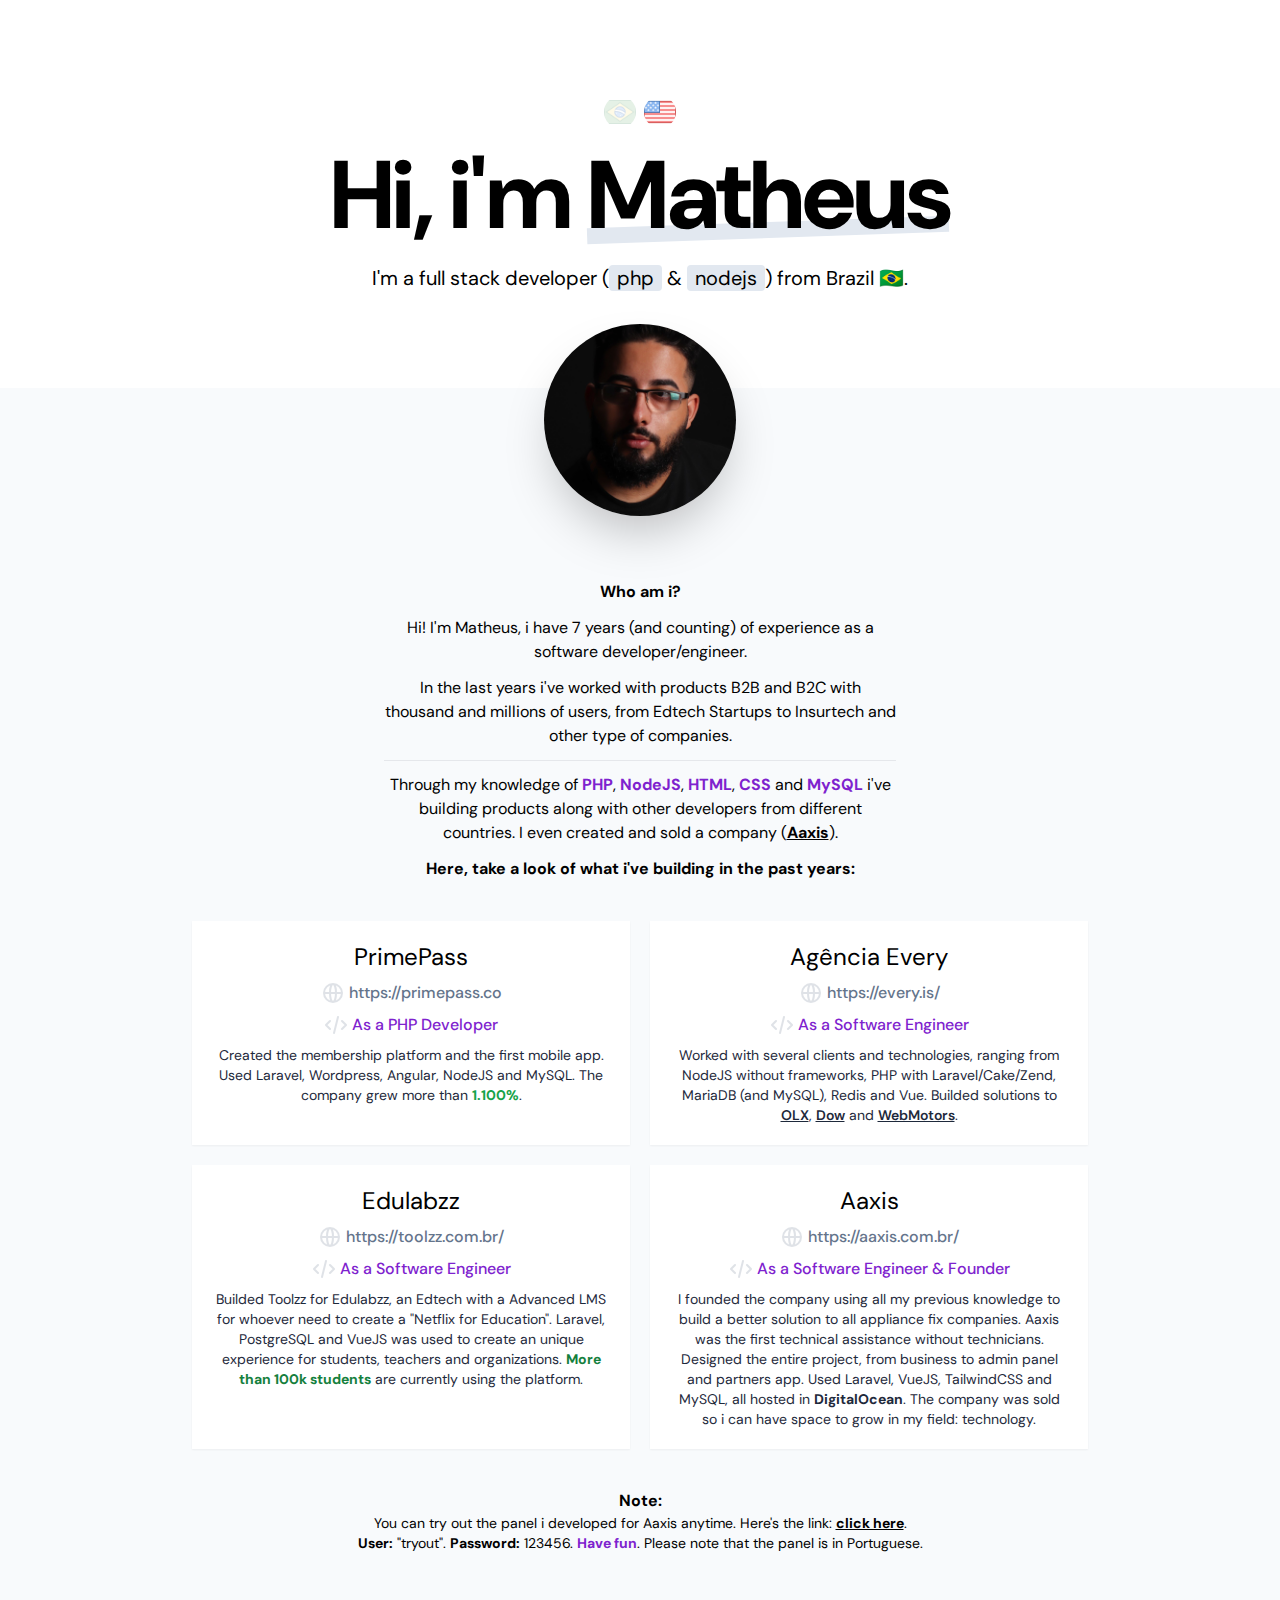
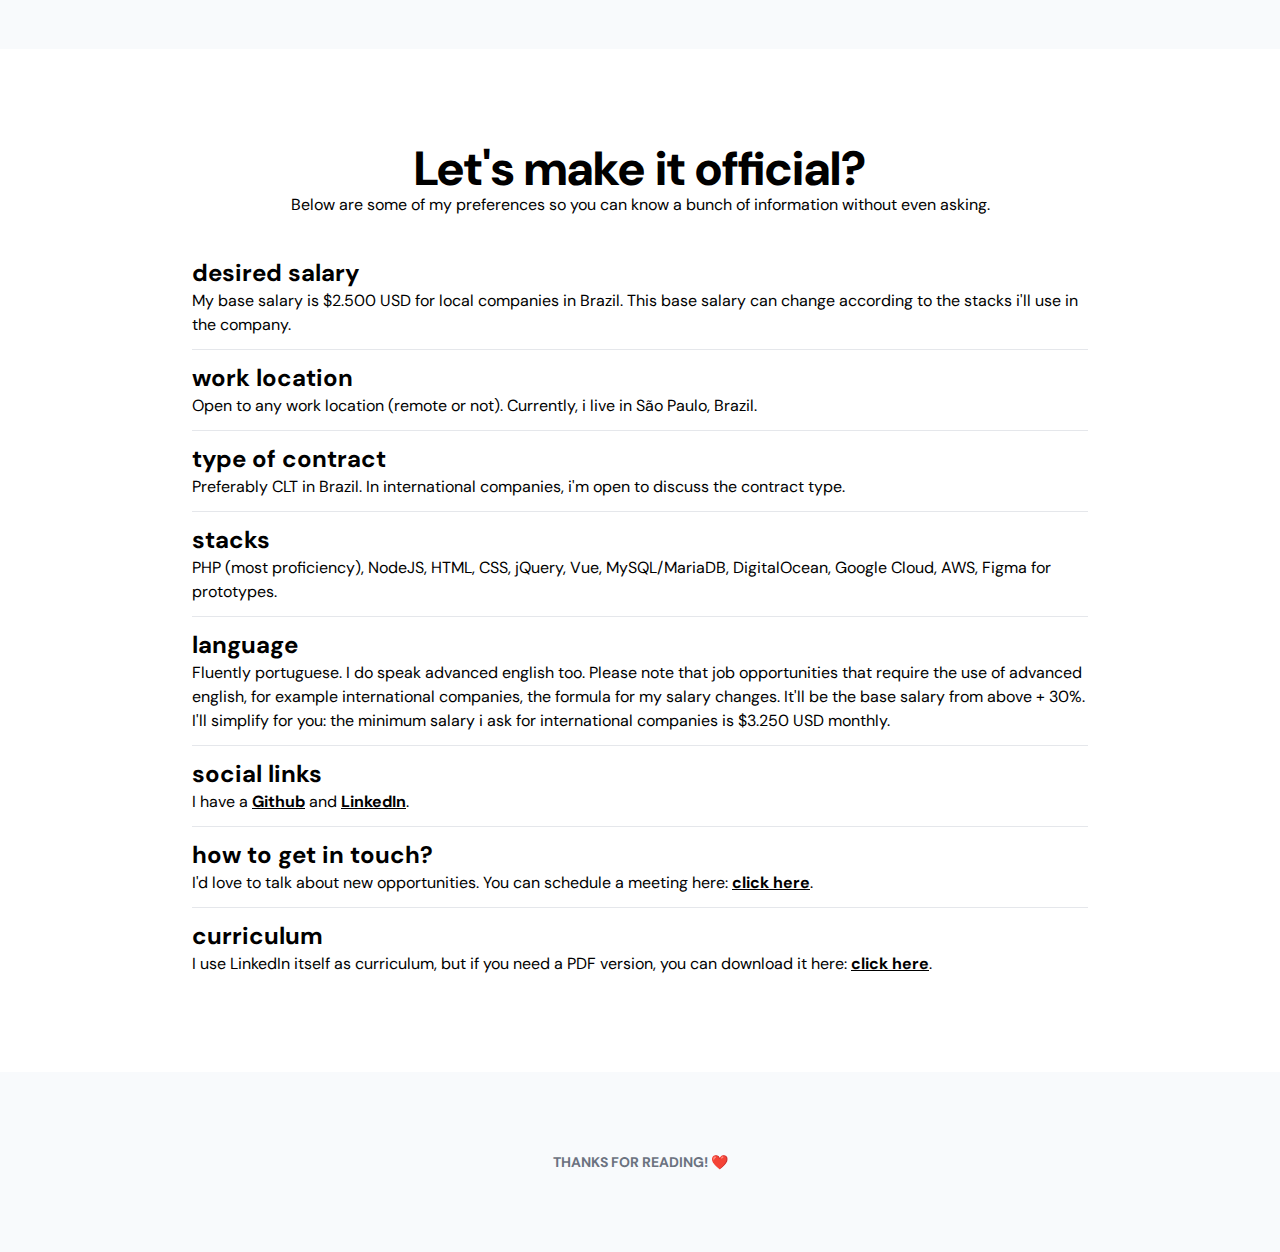
<file: index.html>
<!DOCTYPE html>
<html lang="en">
<head>
    <meta charset="UTF-8">
    <meta http-equiv="X-UA-Compatible" content="IE=edge">
    <meta name="viewport" content="width=device-width, initial-scale=1.0">
    <title>Matheus Freitas - Hi!</title>
    <link rel="preconnect" href="https://fonts.googleapis.com">
    <link rel="preconnect" href="https://fonts.gstatic.com" crossorigin>
    <link href="https://fonts.googleapis.com/css2?family=DM+Sans:ital,wght@0,400;0,500;0,700;1,400;1,500;1,700&display=swap" rel="stylesheet">
    <link rel="stylesheet" href="./output.css">
</head>
<body class="bg-slate-50">
    <section class="py-24 bg-white space-y-5 flex flex-col">
        <div class="flex space-x-2 justify-center">
            <a href="br.html" class="opacity-25 hover:opacity-100 transition duration-500">
                <img src="./img/brazil.png" class="w-8 h-8 rounded-full" alt="Brazilian Flag">
            </a>
            <a href="index.html">
                <img src="./img/usa.png" class="w-8 h-8 rounded-full" alt="USA Flag">
            </a>
        </div>
        <h1 class="text-5xl md:text-8xl text-center font-extrabold tracking-tight font-extrabold">Hi, i'm 
            <span class="relative group">
                <span class="relative z-20 cursor-pointer transition duration-500 group-hover:text-white">Matheus</span>
                <div class="transition-all duration-500 group-hover:bg-purple-700 group-hover:h-8 md:group-hover:h-20 group-hover:rotate-0 z-10 w-full h-4 transform -translate-y-3 md:-translate-y-5 rotate-[-2deg] bg-slate-200 absolute left-0 bottom-0"></div>
            </span>
        </h1>
        <p class="text-xl text-center">I'm a full stack developer (<span class="bg-slate-200 px-2 rounded">php</span> & <span class="bg-slate-200 px-2 rounded">nodejs</span></span>) from Brazil 🇧🇷.</p>
    </section>

    <section id="about-me" class="pb-24 container mx-auto px-6 md:px-0">
        <div class="flex justify-center">
            <img src="./img/profile.jfif" class="max-h-48 -translate-y-16 rounded-full shadow-2xl" alt="Matheus Freitas picture">
        </div>

        <div class="flex flex-col space-y-3 text-center max-w-lg mx-auto">
            <div class="text-center font-bold">Who am i?</div>
            <div>Hi! I'm Matheus, i have 7 years (and counting) of experience as a software developer/engineer.</div>
            <div>In the last years i've worked with products B2B and B2C with thousand and millions of users, from Edtech Startups to Insurtech and other type of companies.</div>

            <hr class="my-2">
            <div>Through my knowledge of <strong class="text-purple-700">PHP</strong>, <strong class="text-purple-700">NodeJS</strong>, <strong class="text-purple-700">HTML</strong>, <strong class="text-purple-700">CSS</strong> and <strong class="text-purple-700">MySQL</strong> i've building products along with other developers from different countries. I even created and sold a company (<a href="https://aaxis.com.br" target="_blank" class="font-bold underline">Aaxis</a>).</div>
            <div class="font-bold">Here, take a look of what i've building in the past years:</div>
        </div>

        <div class="grid gap-5 py-10 grid-cols-1 md:grid-cols-2 max-w-4xl mx-auto">
            <div class="relative group shadow-sm hover:-translate-y-1 transition duration-200">
                <div class="relative h-full bg-white p-5 z-20 flex flex-col space-y-2 items-center">
                    <div class="text-2xl">PrimePass</div>
                    <a href="https://primepass.co" class="flex items-center space-x-1 font-medium text-slate-500 hover:text-slate-700">
                        <svg xmlns="http://www.w3.org/2000/svg" class="h-6 w-6 opacity-20" fill="none" viewBox="0 0 24 24" stroke="currentColor" stroke-width="2">
                            <path stroke-linecap="round" stroke-linejoin="round" d="M21 12a9 9 0 01-9 9m9-9a9 9 0 00-9-9m9 9H3m9 9a9 9 0 01-9-9m9 9c1.657 0 3-4.03 3-9s-1.343-9-3-9m0 18c-1.657 0-3-4.03-3-9s1.343-9 3-9m-9 9a9 9 0 019-9" />
                        </svg>
                        <span>https://primepass.co</span>
                    </a>
                    <span class="flex items-center space-x-1 font-medium text-slate-500 hover:text-slate-700 cursor-pointer">
                        <svg xmlns="http://www.w3.org/2000/svg" class="h-6 w-6 opacity-20" fill="none" viewBox="0 0 24 24" stroke="currentColor" stroke-width="2">
                            <path stroke-linecap="round" stroke-linejoin="round" d="M10 20l4-16m4 4l4 4-4 4M6 16l-4-4 4-4" />
                        </svg>
                        <span class="text-purple-700">As a PHP Developer</span>
                    </span>
                    <div class="text-center text-slate-800 text-sm">Created the membership platform and the first mobile app. Used Laravel, Wordpress, Angular, NodeJS and MySQL. The company grew more than <strong class="text-green-600">1.100%</strong>.</div>
                </div>
                <div class="h-full w-full bg-slate-200 absolute left-0 top-0 z-10 transition duration-300 transform group-hover:rotate-[-5deg]"></div>
            </div>

            <div class="relative group shadow-sm hover:-translate-y-1 transition duration-200">
                <div class="relative h-full bg-white p-5 z-20 flex flex-col space-y-2 items-center">
                    <div class="text-2xl">Agência Every</div>
                    <a href="https://every.is/" class="flex items-center space-x-1 font-medium text-slate-500 hover:text-slate-700">
                        <svg xmlns="http://www.w3.org/2000/svg" class="h-6 w-6 opacity-20" fill="none" viewBox="0 0 24 24" stroke="currentColor" stroke-width="2">
                            <path stroke-linecap="round" stroke-linejoin="round" d="M21 12a9 9 0 01-9 9m9-9a9 9 0 00-9-9m9 9H3m9 9a9 9 0 01-9-9m9 9c1.657 0 3-4.03 3-9s-1.343-9-3-9m0 18c-1.657 0-3-4.03-3-9s1.343-9 3-9m-9 9a9 9 0 019-9" />
                        </svg>
                        <span>https://every.is/</span>
                    </a>
                    <span class="flex items-center space-x-1 font-medium text-slate-500 hover:text-slate-700 cursor-pointer">
                        <svg xmlns="http://www.w3.org/2000/svg" class="h-6 w-6 opacity-20" fill="none" viewBox="0 0 24 24" stroke="currentColor" stroke-width="2">
                            <path stroke-linecap="round" stroke-linejoin="round" d="M10 20l4-16m4 4l4 4-4 4M6 16l-4-4 4-4" />
                        </svg>
                        <span class="text-purple-700">As a Software Engineer</span>
                    </span>
                    <div class="text-center text-slate-800 text-sm">Worked with several clients and technologies, ranging from NodeJS without frameworks, PHP with Laravel/Cake/Zend, MariaDB (and MySQL), Redis and Vue. Builded solutions to <a href="https://olx.com.br/" target="_blank" class="font-semibold underline">OLX</a>, <a href="https://www.dow.com/" target="_blank" class="font-semibold underline">Dow</a> and <a href="https://webmotors.com.br" target="_blank" class="font-semibold underline">WebMotors</a>.</div>
                </div>
                <div class="h-full w-full bg-slate-200 absolute left-0 top-0 z-10 transition duration-300 transform group-hover:rotate-[-5deg]"></div>
            </div>

            <div class="relative group shadow-sm hover:-translate-y-1 transition duration-200">
                <div class="relative h-full bg-white p-5 z-20 flex flex-col space-y-2 items-center">
                    <div class="text-2xl">Edulabzz</div>
                    <a href="https://toolzz.com.br/" class="flex items-center space-x-1 font-medium text-slate-500 hover:text-slate-700">
                        <svg xmlns="http://www.w3.org/2000/svg" class="h-6 w-6 opacity-20" fill="none" viewBox="0 0 24 24" stroke="currentColor" stroke-width="2">
                            <path stroke-linecap="round" stroke-linejoin="round" d="M21 12a9 9 0 01-9 9m9-9a9 9 0 00-9-9m9 9H3m9 9a9 9 0 01-9-9m9 9c1.657 0 3-4.03 3-9s-1.343-9-3-9m0 18c-1.657 0-3-4.03-3-9s1.343-9 3-9m-9 9a9 9 0 019-9" />
                        </svg>
                        <span>https://toolzz.com.br/</span>
                    </a>
                    <span class="flex items-center space-x-1 font-medium text-slate-500 hover:text-slate-700 cursor-pointer">
                        <svg xmlns="http://www.w3.org/2000/svg" class="h-6 w-6 opacity-20" fill="none" viewBox="0 0 24 24" stroke="currentColor" stroke-width="2">
                            <path stroke-linecap="round" stroke-linejoin="round" d="M10 20l4-16m4 4l4 4-4 4M6 16l-4-4 4-4" />
                        </svg>
                        <span class="text-purple-700">As a Software Engineer</span>
                    </span>
                    <div class="text-center text-slate-800 text-sm">Builded Toolzz for Edulabzz, an Edtech with a Advanced LMS for whoever need to create a "Netflix for Education". Laravel, PostgreSQL and VueJS was used to create an unique experience for students, teachers and organizations. <strong class="text-green-700">More than 100k students</strong> are currently using the platform.</div>
                </div>
                <div class="h-full w-full bg-slate-200 absolute left-0 top-0 z-10 transition duration-300 transform group-hover:rotate-[-5deg]"></div>
            </div>

            <div class="relative group shadow-sm hover:-translate-y-1 transition duration-200">
                <div class="relative h-full bg-white p-5 z-20 flex flex-col space-y-2 items-center">
                    <div class="text-2xl">Aaxis</div>
                    <a href="https://aaxis.com.br/" class="flex items-center space-x-1 font-medium text-slate-500 hover:text-slate-700">
                        <svg xmlns="http://www.w3.org/2000/svg" class="h-6 w-6 opacity-20" fill="none" viewBox="0 0 24 24" stroke="currentColor" stroke-width="2">
                            <path stroke-linecap="round" stroke-linejoin="round" d="M21 12a9 9 0 01-9 9m9-9a9 9 0 00-9-9m9 9H3m9 9a9 9 0 01-9-9m9 9c1.657 0 3-4.03 3-9s-1.343-9-3-9m0 18c-1.657 0-3-4.03-3-9s1.343-9 3-9m-9 9a9 9 0 019-9" />
                        </svg>
                        <span>https://aaxis.com.br/</span>
                    </a>
                    <span class="flex items-center space-x-1 font-medium text-slate-500 hover:text-slate-700 cursor-pointer">
                        <svg xmlns="http://www.w3.org/2000/svg" class="h-6 w-6 opacity-20" fill="none" viewBox="0 0 24 24" stroke="currentColor" stroke-width="2">
                            <path stroke-linecap="round" stroke-linejoin="round" d="M10 20l4-16m4 4l4 4-4 4M6 16l-4-4 4-4" />
                        </svg>
                        <span class="text-purple-700">As a Software Engineer & Founder</span>
                    </span>
                    <div class="text-center text-slate-800 text-sm">I founded the company using all my previous knowledge to build a better solution to all appliance fix companies. Aaxis was the first technical assistance without technicians. Designed the entire project, from business to admin panel and partners app. Used Laravel, VueJS, TailwindCSS and MySQL, all hosted in <strong>DigitalOcean</strong>. The company was sold so i can have space to grow in my field: technology.</div>
                </div>
                <div class="h-full w-full bg-slate-200 absolute left-0 top-0 z-10 transition duration-300 transform group-hover:rotate-[-5deg]"></div>
            </div>
        </div>

        <div class="text-center flex flex-col max-w-4xl mx-auto">
            <p class="font-bold">Note:</p>
            <p class="text-sm">You can try out the panel i developed for Aaxis anytime. Here's the link: <a href="https://dev.aaxis.com.br" target="_blank" class="font-bold underline">click here</a>.</p>
            <p class="text-sm"><strong>User:</strong> "tryout". <strong>Password:</strong> 123456. <span class="text-purple-700 font-bold">Have fun</span>. Please note that the panel is in Portuguese.</p>
        </div>
    </section>

    <section class="py-24 bg-white px-6 md:px-0">
        <h2 class="font-extrabold text-5xl text-center">Let's make it official?</h2>
        <p class="text-center">Below are some of my preferences so you can know a bunch of information without even asking.</p>
        
        <div class="flex flex-col space-y-3 max-w-4xl mx-auto pt-10">
            <div class="flex flex-col">
                <strong class="text-2xl">desired salary</strong>
                <span>My base salary is $2.500 USD for local companies in Brazil. This base salary can change according to the stacks i'll use in the company.</span>
            </div>
            <hr>
            <div class="flex flex-col">
                <strong class="text-2xl">work location</strong>
                <span>Open to any work location (remote or not). Currently, i live in São Paulo, Brazil.</span>
            </div>
            <hr>
            <div class="flex flex-col">
                <strong class="text-2xl">type of contract</strong>
                <span>Preferably CLT in Brazil. In international companies, i'm open to discuss the contract type.</span>
            </div>
            <hr>
            <div class="flex flex-col">
                <strong class="text-2xl">stacks</strong>
                <span>PHP (most proficiency), NodeJS, HTML, CSS, jQuery, Vue, MySQL/MariaDB, DigitalOcean, Google Cloud, AWS, Figma for prototypes.</span>
            </div>
            <hr>
            <div class="flex flex-col">
                <strong class="text-2xl">language</strong>
                <span>Fluently portuguese. I do speak advanced english too. Please note that job opportunities that require the use of advanced english, for example international companies, the formula for my salary changes. It'll be the base salary from above + 30%. I'll simplify for you: the minimum salary i ask for international companies is $3.250 USD monthly.</span>
            </div>
            <hr>
            <div class="flex flex-col">
                <strong class="text-2xl">social links</strong>
                <span>I have a <a href="https://github.com/mattfreitas" class="font-bold underline">Github</a> and <a href="https://www.linkedin.com/in/matheusfreitasdev/" class="font-bold underline">LinkedIn</a>.</span>
            </div>
            <hr>
            <div class="flex flex-col">
                <strong class="text-2xl">how to get in touch?</strong>
                <span>I'd love to talk about new opportunities. You can schedule a meeting here: <a href="https://calendly.com/matheusfreitas/30min" target="_blank" class="font-bold underline">click here</a>.</span>
            </div>
            <hr>
            <div class="flex flex-col">
                <strong class="text-2xl">curriculum</strong>
                <span>I use LinkedIn itself as curriculum, but if you need a PDF version, you can download it here: <a href="Matheus-CV-EN.pdf" target="_blank" class="font-bold underline">click here</a>.</span>
            </div>
        </div>
    </section>

    <footer class="font-bold text-gray-500 uppercase text-sm text-center py-20 flex flex-col space-y-3">
        <div>Thanks for reading! ❤️</div>
    </footer>
</body>
</html>
</file>
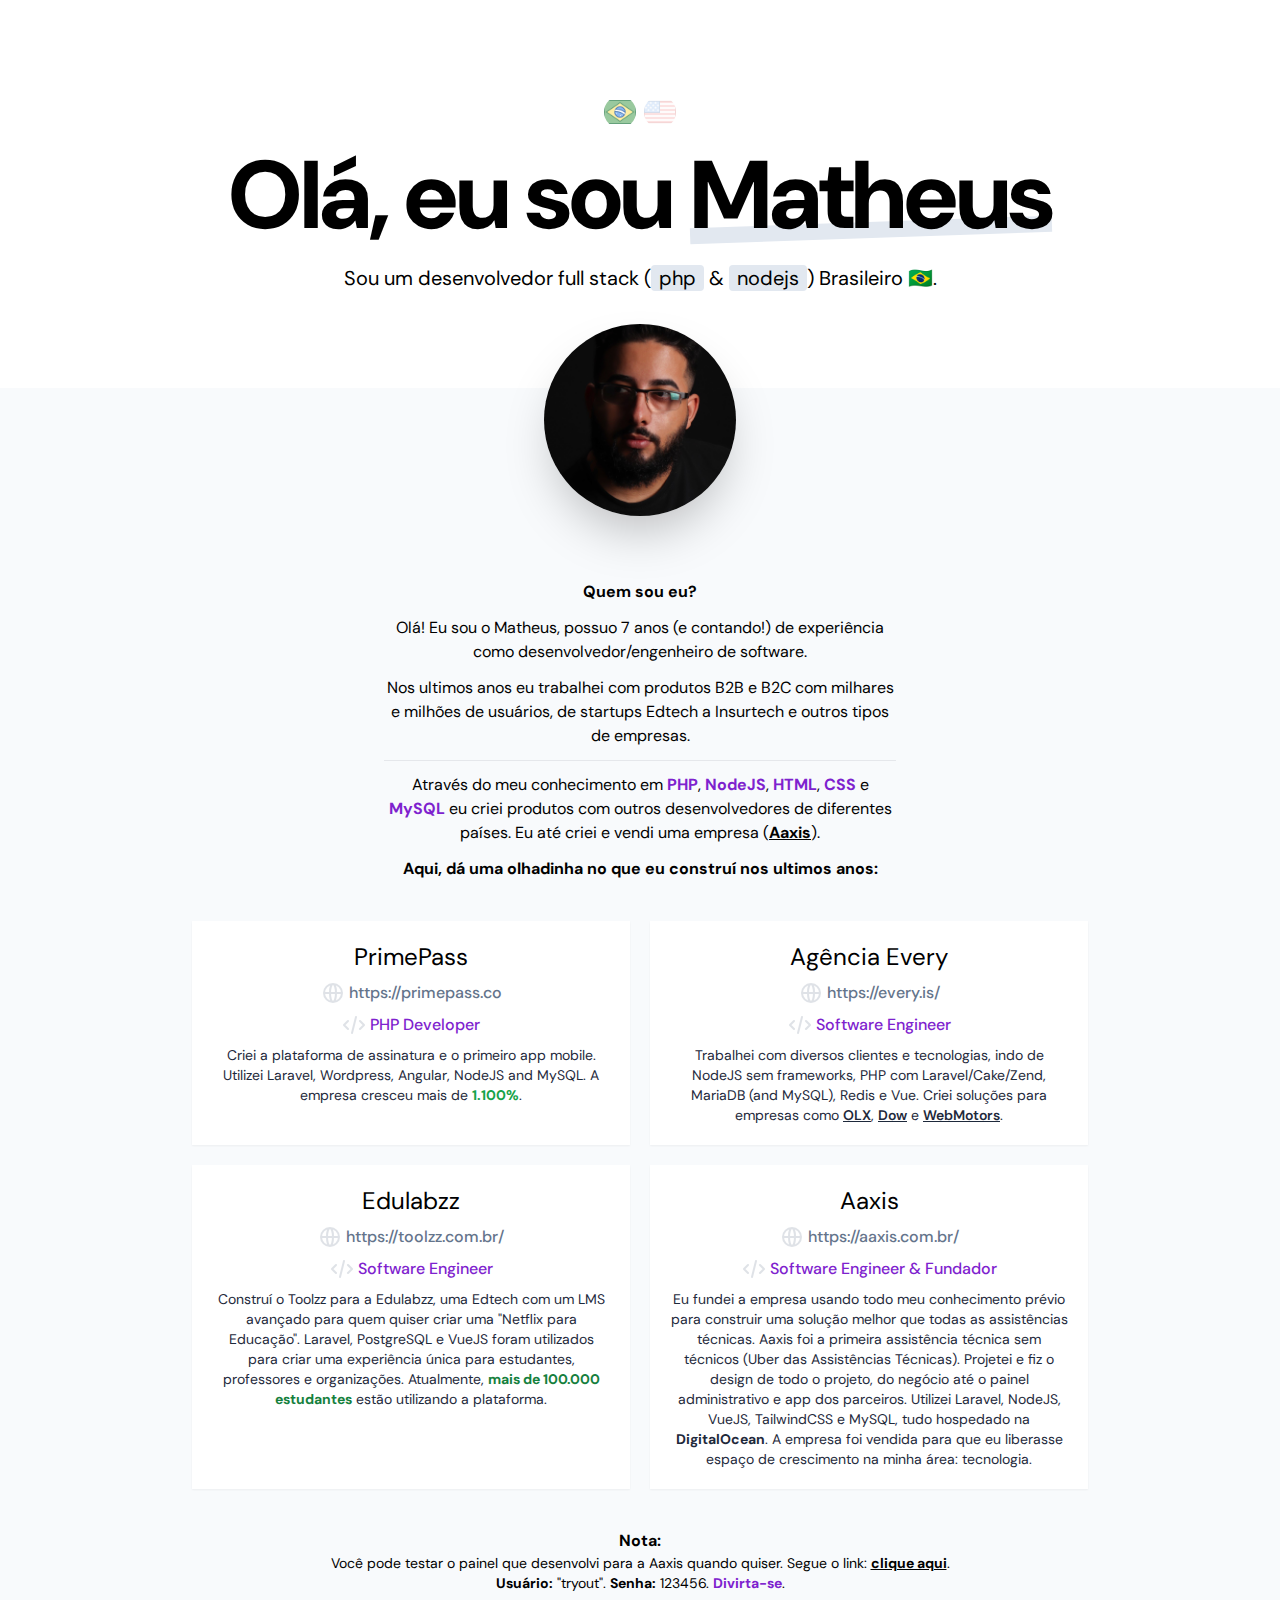
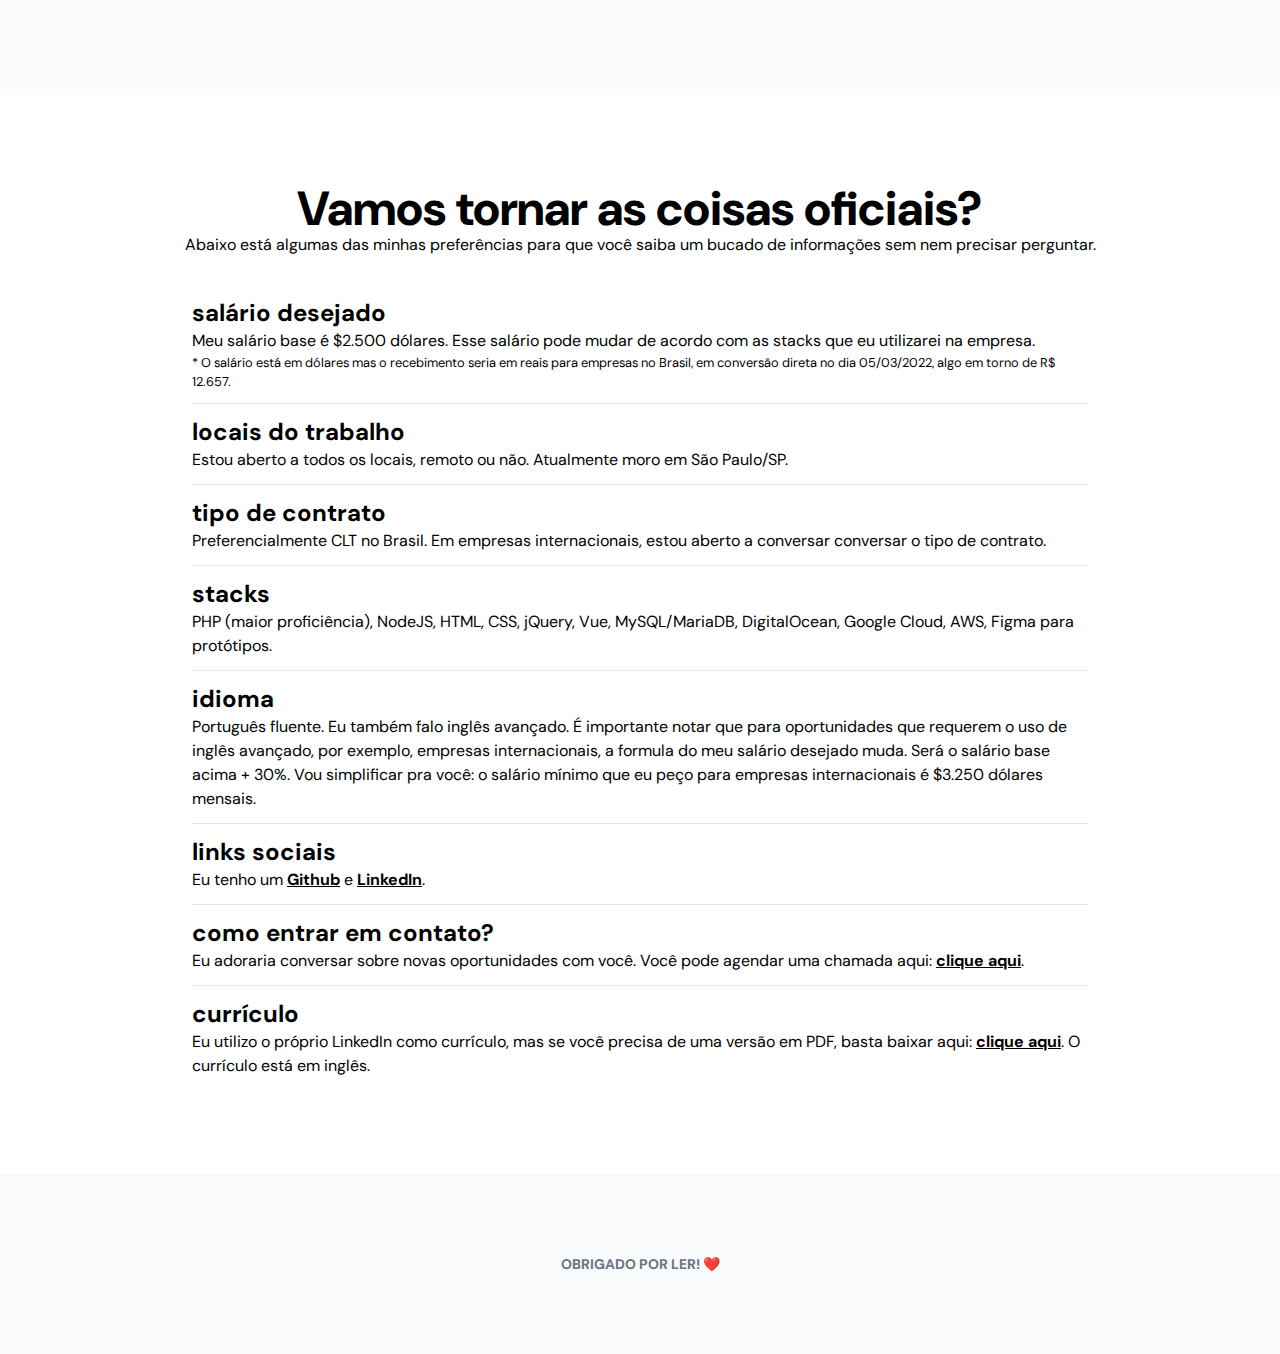
<file: br.html>
<!DOCTYPE html>
<html lang="en">
<head>
    <meta charset="UTF-8">
    <meta http-equiv="X-UA-Compatible" content="IE=edge">
    <meta name="viewport" content="width=device-width, initial-scale=1.0">
    <title>Matheus Freitas - Hi!</title>
    <link rel="preconnect" href="https://fonts.googleapis.com">
    <link rel="preconnect" href="https://fonts.gstatic.com" crossorigin>
    <link href="https://fonts.googleapis.com/css2?family=DM+Sans:ital,wght@0,400;0,500;0,700;1,400;1,500;1,700&display=swap" rel="stylesheet">
    <link rel="stylesheet" href="./output.css">
</head>
<body class="bg-slate-50">
    <section class="py-24 bg-white space-y-5 flex flex-col px-6 md:px-0">
        <div class="flex space-x-2 justify-center">
            <a href="br.html">
                <img src="./img/brazil.png" class="w-8 h-8 rounded-full" alt="Brazilian Flag">
            </a>
            <a href="index.html" class="opacity-25 hover:opacity-100 transition duration-500">
                <img src="./img/usa.png" class="w-8 h-8 rounded-full" alt="USA Flag">
            </a>
        </div>
        <h1 class="text-5xl md:text-8xl text-center font-extrabold tracking-tight font-extrabold">Olá, eu sou 
            <span class="relative group">
                <span class="relative z-20 cursor-pointer transition duration-500 group-hover:text-white">Matheus</span>
                <div class="transition-all duration-500 group-hover:bg-purple-700 group-hover:h-8 md:group-hover:h-20 group-hover:rotate-0 z-10 w-full h-4 transform -translate-y-3 md:-translate-y-5 rotate-[-2deg] bg-slate-200 absolute left-0 bottom-0"></div>
            </span>
        </h1>
        <p class="text-xl text-center">Sou um desenvolvedor full stack (<span class="bg-slate-200 px-2 rounded">php</span> & <span class="bg-slate-200 px-2 rounded">nodejs</span></span>) Brasileiro 🇧🇷.</p>
    </section>

    <section id="about-me" class="pb-24 container mx-auto px-6 md:px-0">
        <div class="flex justify-center">
            <img src="./img/profile.jfif" class="max-h-48 -translate-y-16 rounded-full shadow-2xl" alt="Matheus Freitas picture">
        </div>

        <div class="flex flex-col space-y-3 text-center max-w-lg mx-auto">
            <div class="text-center font-bold">Quem sou eu?</div>
            <div>Olá! Eu sou o Matheus, possuo 7 anos (e contando!) de experiência como desenvolvedor/engenheiro de software.</div>
            <div>Nos ultimos anos eu trabalhei com produtos B2B e B2C com milhares e milhões de usuários, de startups Edtech a Insurtech e outros tipos de empresas.</div>
            <hr class="my-2">
            <div>Através do meu conhecimento em <strong class="text-purple-700">PHP</strong>, <strong class="text-purple-700">NodeJS</strong>, <strong class="text-purple-700">HTML</strong>, <strong class="text-purple-700">CSS</strong> e <strong class="text-purple-700">MySQL</strong> eu criei produtos com outros desenvolvedores de diferentes países. Eu até criei e vendi uma empresa (<a href="https://aaxis.com.br" target="_blank" class="font-bold underline">Aaxis</a>).</div>
            <div class="font-bold">Aqui, dá uma olhadinha no que eu construí nos ultimos anos:</div>
        </div>

        <div class="grid gap-5 py-10 grid-cols-1 md:grid-cols-2 max-w-4xl mx-auto">
            <div class="relative group shadow-sm hover:-translate-y-1 transition duration-200">
                <div class="relative h-full bg-white p-5 z-20 flex flex-col space-y-2 items-center">
                    <div class="text-2xl">PrimePass</div>
                    <a href="https://primepass.co" class="flex items-center space-x-1 font-medium text-slate-500 hover:text-slate-700">
                        <svg xmlns="http://www.w3.org/2000/svg" class="h-6 w-6 opacity-20" fill="none" viewBox="0 0 24 24" stroke="currentColor" stroke-width="2">
                            <path stroke-linecap="round" stroke-linejoin="round" d="M21 12a9 9 0 01-9 9m9-9a9 9 0 00-9-9m9 9H3m9 9a9 9 0 01-9-9m9 9c1.657 0 3-4.03 3-9s-1.343-9-3-9m0 18c-1.657 0-3-4.03-3-9s1.343-9 3-9m-9 9a9 9 0 019-9" />
                        </svg>
                        <span>https://primepass.co</span>
                    </a>
                    <span class="flex items-center space-x-1 font-medium text-slate-500 hover:text-slate-700 cursor-pointer">
                        <svg xmlns="http://www.w3.org/2000/svg" class="h-6 w-6 opacity-20" fill="none" viewBox="0 0 24 24" stroke="currentColor" stroke-width="2">
                            <path stroke-linecap="round" stroke-linejoin="round" d="M10 20l4-16m4 4l4 4-4 4M6 16l-4-4 4-4" />
                        </svg>
                        <span class="text-purple-700">PHP Developer</span>
                    </span>
                    <div class="text-center text-slate-800 text-sm">Criei a plataforma de assinatura e o primeiro app mobile. Utilizei Laravel, Wordpress, Angular, NodeJS and MySQL. A empresa cresceu mais de <strong class="text-green-600">1.100%</strong>.</div>
                </div>
                <div class="h-full w-full bg-slate-200 absolute left-0 top-0 z-10 transition duration-300 transform group-hover:rotate-[-5deg]"></div>
            </div>

            <div class="relative group shadow-sm hover:-translate-y-1 transition duration-200">
                <div class="relative h-full bg-white p-5 z-20 flex flex-col space-y-2 items-center">
                    <div class="text-2xl">Agência Every</div>
                    <a href="https://every.is/" class="flex items-center space-x-1 font-medium text-slate-500 hover:text-slate-700">
                        <svg xmlns="http://www.w3.org/2000/svg" class="h-6 w-6 opacity-20" fill="none" viewBox="0 0 24 24" stroke="currentColor" stroke-width="2">
                            <path stroke-linecap="round" stroke-linejoin="round" d="M21 12a9 9 0 01-9 9m9-9a9 9 0 00-9-9m9 9H3m9 9a9 9 0 01-9-9m9 9c1.657 0 3-4.03 3-9s-1.343-9-3-9m0 18c-1.657 0-3-4.03-3-9s1.343-9 3-9m-9 9a9 9 0 019-9" />
                        </svg>
                        <span>https://every.is/</span>
                    </a>
                    <span class="flex items-center space-x-1 font-medium text-slate-500 hover:text-slate-700 cursor-pointer">
                        <svg xmlns="http://www.w3.org/2000/svg" class="h-6 w-6 opacity-20" fill="none" viewBox="0 0 24 24" stroke="currentColor" stroke-width="2">
                            <path stroke-linecap="round" stroke-linejoin="round" d="M10 20l4-16m4 4l4 4-4 4M6 16l-4-4 4-4" />
                        </svg>
                        <span class="text-purple-700"> Software Engineer</span>
                    </span>
                    <div class="text-center text-slate-800 text-sm">Trabalhei com diversos clientes e tecnologias, indo de NodeJS sem frameworks, PHP com Laravel/Cake/Zend, MariaDB (and MySQL), Redis e Vue. Criei soluções para empresas como <a href="https://olx.com.br/" target="_blank" class="font-semibold underline">OLX</a>, <a href="https://www.dow.com/" target="_blank" class="font-semibold underline">Dow</a> e <a href="https://webmotors.com.br" target="_blank" class="font-semibold underline">WebMotors</a>.</div>
                </div>
                <div class="h-full w-full bg-slate-200 absolute left-0 top-0 z-10 transition duration-300 transform group-hover:rotate-[-5deg]"></div>
            </div>

            <div class="relative group shadow-sm hover:-translate-y-1 transition duration-200">
                <div class="relative h-full bg-white p-5 z-20 flex flex-col space-y-2 items-center">
                    <div class="text-2xl">Edulabzz</div>
                    <a href="https://toolzz.com.br/" class="flex items-center space-x-1 font-medium text-slate-500 hover:text-slate-700">
                        <svg xmlns="http://www.w3.org/2000/svg" class="h-6 w-6 opacity-20" fill="none" viewBox="0 0 24 24" stroke="currentColor" stroke-width="2">
                            <path stroke-linecap="round" stroke-linejoin="round" d="M21 12a9 9 0 01-9 9m9-9a9 9 0 00-9-9m9 9H3m9 9a9 9 0 01-9-9m9 9c1.657 0 3-4.03 3-9s-1.343-9-3-9m0 18c-1.657 0-3-4.03-3-9s1.343-9 3-9m-9 9a9 9 0 019-9" />
                        </svg>
                        <span>https://toolzz.com.br/</span>
                    </a>
                    <span class="flex items-center space-x-1 font-medium text-slate-500 hover:text-slate-700 cursor-pointer">
                        <svg xmlns="http://www.w3.org/2000/svg" class="h-6 w-6 opacity-20" fill="none" viewBox="0 0 24 24" stroke="currentColor" stroke-width="2">
                            <path stroke-linecap="round" stroke-linejoin="round" d="M10 20l4-16m4 4l4 4-4 4M6 16l-4-4 4-4" />
                        </svg>
                        <span class="text-purple-700">Software Engineer</span>
                    </span>
                    <div class="text-center text-slate-800 text-sm">Construí o Toolzz para a Edulabzz, uma Edtech com um LMS avançado para quem quiser criar uma "Netflix para Educação". Laravel, PostgreSQL e VueJS foram utilizados para criar uma experiência única para estudantes, professores e organizações. Atualmente, <strong class="text-green-700">mais de 100.000 estudantes</strong> estão utilizando a plataforma.</div>
                </div>
                <div class="h-full w-full bg-slate-200 absolute left-0 top-0 z-10 transition duration-300 transform group-hover:rotate-[-5deg]"></div>
            </div>

            <div class="relative group shadow-sm hover:-translate-y-1 transition duration-200">
                <div class="relative h-full bg-white p-5 z-20 flex flex-col space-y-2 items-center">
                    <div class="text-2xl">Aaxis</div>
                    <a href="https://aaxis.com.br/" class="flex items-center space-x-1 font-medium text-slate-500 hover:text-slate-700">
                        <svg xmlns="http://www.w3.org/2000/svg" class="h-6 w-6 opacity-20" fill="none" viewBox="0 0 24 24" stroke="currentColor" stroke-width="2">
                            <path stroke-linecap="round" stroke-linejoin="round" d="M21 12a9 9 0 01-9 9m9-9a9 9 0 00-9-9m9 9H3m9 9a9 9 0 01-9-9m9 9c1.657 0 3-4.03 3-9s-1.343-9-3-9m0 18c-1.657 0-3-4.03-3-9s1.343-9 3-9m-9 9a9 9 0 019-9" />
                        </svg>
                        <span>https://aaxis.com.br/</span>
                    </a>
                    <span class="flex items-center space-x-1 font-medium text-slate-500 hover:text-slate-700 cursor-pointer">
                        <svg xmlns="http://www.w3.org/2000/svg" class="h-6 w-6 opacity-20" fill="none" viewBox="0 0 24 24" stroke="currentColor" stroke-width="2">
                            <path stroke-linecap="round" stroke-linejoin="round" d="M10 20l4-16m4 4l4 4-4 4M6 16l-4-4 4-4" />
                        </svg>
                        <span class="text-purple-700">Software Engineer & Fundador</span>
                    </span>
                    <div class="text-center text-slate-800 text-sm">Eu fundei a empresa usando todo meu conhecimento prévio para construir uma solução melhor que todas as assistências técnicas. Aaxis foi a primeira assistência técnica sem técnicos (Uber das Assistências Técnicas). Projetei e fiz o design de todo o projeto, do negócio até o painel administrativo e app dos parceiros. Utilizei Laravel, NodeJS, VueJS, TailwindCSS e MySQL, tudo hospedado na <strong>DigitalOcean</strong>. A empresa foi vendida para que eu liberasse espaço de crescimento na minha área: tecnologia.</div>
                </div>
                <div class="h-full w-full bg-slate-200 absolute left-0 top-0 z-10 transition duration-300 transform group-hover:rotate-[-5deg]"></div>
            </div>
        </div>

        <div class="text-center flex flex-col max-w-4xl mx-auto">
            <p class="font-bold">Nota:</p>
            <p class="text-sm">Você pode testar o painel que desenvolvi para a Aaxis quando quiser. Segue o link: <a href="https://dev.aaxis.com.br" target="_blank" class="font-bold underline">clique aqui</a>.</p>
            <p class="text-sm"><strong>Usuário:</strong> "tryout". <strong>Senha:</strong> 123456. <span class="text-purple-700 font-bold">Divirta-se</span>.</p>
        </div>
    </section>

    <section class="py-24 bg-white px-6 md:px-0">
        <h2 class="font-extrabold text-5xl text-center">Vamos tornar as coisas oficiais?</h2>
        <p class="text-center">Abaixo está algumas das minhas preferências para que você saiba um bucado de informações sem nem precisar perguntar.</p>
        
        <div class="flex flex-col space-y-3 max-w-4xl mx-auto pt-10">
            <div class="flex flex-col">
                <strong class="text-2xl">salário desejado</strong>
                <span>Meu salário base é $2.500 dólares. Esse salário pode mudar de acordo com as stacks que eu utilizarei na empresa.</span>
                <small>* O salário está em dólares mas o recebimento seria em reais para empresas no Brasil, em conversão direta no dia 05/03/2022, algo em torno de R$ 12.657.</small>
            </div>
            <hr>
            <div class="flex flex-col">
                <strong class="text-2xl">locais do trabalho</strong>
                <span>Estou aberto a todos os locais, remoto ou não. Atualmente moro em São Paulo/SP.</span>
            </div>
            <hr>
            <div class="flex flex-col">
                <strong class="text-2xl">tipo de contrato</strong>
                <span>Preferencialmente CLT no Brasil. Em empresas internacionais, estou aberto a conversar conversar o tipo de contrato.</span>
            </div>
            <hr>
            <div class="flex flex-col">
                <strong class="text-2xl">stacks</strong>
                <span>PHP (maior proficiência), NodeJS, HTML, CSS, jQuery, Vue, MySQL/MariaDB, DigitalOcean, Google Cloud, AWS, Figma para protótipos.</span>
            </div>
            <hr>
            <div class="flex flex-col">
                <strong class="text-2xl">idioma</strong>
                <span>Português fluente. Eu também falo inglês avançado. É importante notar que para oportunidades que requerem o uso de inglês avançado, por exemplo, empresas internacionais,  a formula do meu salário desejado muda. Será o salário base acima + 30%. Vou simplificar pra você: o salário mínimo que eu peço para empresas internacionais é $3.250 dólares mensais.</span>
            </div>
            <hr>
            <div class="flex flex-col">
                <strong class="text-2xl">links sociais</strong>
                <span>Eu tenho um <a href="https://github.com/mattfreitas" class="font-bold underline">Github</a> e <a href="https://www.linkedin.com/in/matheusfreitasdev/" class="font-bold underline">LinkedIn</a>.</span>
            </div>
            <hr>
            <div class="flex flex-col">
                <strong class="text-2xl">como entrar em contato?</strong>
                <span>Eu adoraria conversar sobre novas oportunidades com você. Você pode agendar uma chamada aqui: <a href="https://calendly.com/matheusfreitas/30min" target="_blank" class="font-bold underline">clique aqui</a>.</span>
            </div>
            <hr>
            <div class="flex flex-col">
                <strong class="text-2xl">currículo</strong>
                <span>Eu utilizo o próprio LinkedIn como currículo, mas se você precisa de uma versão em PDF, basta baixar aqui: <a href="Matheus-CV-EN.pdf" target="_blank" class="font-bold underline">clique aqui</a>. O currículo está em inglês.</span>
            </div>
        </div>
    </section>

    <footer class="font-bold text-gray-500 uppercase text-sm text-center py-20 flex flex-col space-y-3">
        <div>Obrigado por ler! ❤️</div>
    </footer>
</body>
</html>
</file>
<file: output.css>
/*
! tailwindcss v3.0.23 | MIT License | https://tailwindcss.com
*/

/*
1. Prevent padding and border from affecting element width. (https://github.com/mozdevs/cssremedy/issues/4)
2. Allow adding a border to an element by just adding a border-width. (https://github.com/tailwindcss/tailwindcss/pull/116)
*/

*,
::before,
::after {
  box-sizing: border-box;
  /* 1 */
  border-width: 0;
  /* 2 */
  border-style: solid;
  /* 2 */
  border-color: #e5e7eb;
  /* 2 */
}

::before,
::after {
  --tw-content: '';
}

/*
1. Use a consistent sensible line-height in all browsers.
2. Prevent adjustments of font size after orientation changes in iOS.
3. Use a more readable tab size.
4. Use the user's configured `sans` font-family by default.
*/

html {
  line-height: 1.5;
  /* 1 */
  -webkit-text-size-adjust: 100%;
  /* 2 */
  -moz-tab-size: 4;
  /* 3 */
  -o-tab-size: 4;
     tab-size: 4;
  /* 3 */
  font-family: ui-sans-serif, system-ui, -apple-system, BlinkMacSystemFont, "Segoe UI", Roboto, "Helvetica Neue", Arial, "Noto Sans", sans-serif, "Apple Color Emoji", "Segoe UI Emoji", "Segoe UI Symbol", "Noto Color Emoji";
  /* 4 */
}

/*
1. Remove the margin in all browsers.
2. Inherit line-height from `html` so users can set them as a class directly on the `html` element.
*/

body {
  margin: 0;
  /* 1 */
  line-height: inherit;
  /* 2 */
}

/*
1. Add the correct height in Firefox.
2. Correct the inheritance of border color in Firefox. (https://bugzilla.mozilla.org/show_bug.cgi?id=190655)
3. Ensure horizontal rules are visible by default.
*/

hr {
  height: 0;
  /* 1 */
  color: inherit;
  /* 2 */
  border-top-width: 1px;
  /* 3 */
}

/*
Add the correct text decoration in Chrome, Edge, and Safari.
*/

abbr:where([title]) {
  -webkit-text-decoration: underline dotted;
          text-decoration: underline dotted;
}

/*
Remove the default font size and weight for headings.
*/

h1,
h2,
h3,
h4,
h5,
h6 {
  font-size: inherit;
  font-weight: inherit;
}

/*
Reset links to optimize for opt-in styling instead of opt-out.
*/

a {
  color: inherit;
  text-decoration: inherit;
}

/*
Add the correct font weight in Edge and Safari.
*/

b,
strong {
  font-weight: bolder;
}

/*
1. Use the user's configured `mono` font family by default.
2. Correct the odd `em` font sizing in all browsers.
*/

code,
kbd,
samp,
pre {
  font-family: ui-monospace, SFMono-Regular, Menlo, Monaco, Consolas, "Liberation Mono", "Courier New", monospace;
  /* 1 */
  font-size: 1em;
  /* 2 */
}

/*
Add the correct font size in all browsers.
*/

small {
  font-size: 80%;
}

/*
Prevent `sub` and `sup` elements from affecting the line height in all browsers.
*/

sub,
sup {
  font-size: 75%;
  line-height: 0;
  position: relative;
  vertical-align: baseline;
}

sub {
  bottom: -0.25em;
}

sup {
  top: -0.5em;
}

/*
1. Remove text indentation from table contents in Chrome and Safari. (https://bugs.chromium.org/p/chromium/issues/detail?id=999088, https://bugs.webkit.org/show_bug.cgi?id=201297)
2. Correct table border color inheritance in all Chrome and Safari. (https://bugs.chromium.org/p/chromium/issues/detail?id=935729, https://bugs.webkit.org/show_bug.cgi?id=195016)
3. Remove gaps between table borders by default.
*/

table {
  text-indent: 0;
  /* 1 */
  border-color: inherit;
  /* 2 */
  border-collapse: collapse;
  /* 3 */
}

/*
1. Change the font styles in all browsers.
2. Remove the margin in Firefox and Safari.
3. Remove default padding in all browsers.
*/

button,
input,
optgroup,
select,
textarea {
  font-family: inherit;
  /* 1 */
  font-size: 100%;
  /* 1 */
  line-height: inherit;
  /* 1 */
  color: inherit;
  /* 1 */
  margin: 0;
  /* 2 */
  padding: 0;
  /* 3 */
}

/*
Remove the inheritance of text transform in Edge and Firefox.
*/

button,
select {
  text-transform: none;
}

/*
1. Correct the inability to style clickable types in iOS and Safari.
2. Remove default button styles.
*/

button,
[type='button'],
[type='reset'],
[type='submit'] {
  -webkit-appearance: button;
  /* 1 */
  background-color: transparent;
  /* 2 */
  background-image: none;
  /* 2 */
}

/*
Use the modern Firefox focus style for all focusable elements.
*/

:-moz-focusring {
  outline: auto;
}

/*
Remove the additional `:invalid` styles in Firefox. (https://github.com/mozilla/gecko-dev/blob/2f9eacd9d3d995c937b4251a5557d95d494c9be1/layout/style/res/forms.css#L728-L737)
*/

:-moz-ui-invalid {
  box-shadow: none;
}

/*
Add the correct vertical alignment in Chrome and Firefox.
*/

progress {
  vertical-align: baseline;
}

/*
Correct the cursor style of increment and decrement buttons in Safari.
*/

::-webkit-inner-spin-button,
::-webkit-outer-spin-button {
  height: auto;
}

/*
1. Correct the odd appearance in Chrome and Safari.
2. Correct the outline style in Safari.
*/

[type='search'] {
  -webkit-appearance: textfield;
  /* 1 */
  outline-offset: -2px;
  /* 2 */
}

/*
Remove the inner padding in Chrome and Safari on macOS.
*/

::-webkit-search-decoration {
  -webkit-appearance: none;
}

/*
1. Correct the inability to style clickable types in iOS and Safari.
2. Change font properties to `inherit` in Safari.
*/

::-webkit-file-upload-button {
  -webkit-appearance: button;
  /* 1 */
  font: inherit;
  /* 2 */
}

/*
Add the correct display in Chrome and Safari.
*/

summary {
  display: list-item;
}

/*
Removes the default spacing and border for appropriate elements.
*/

blockquote,
dl,
dd,
h1,
h2,
h3,
h4,
h5,
h6,
hr,
figure,
p,
pre {
  margin: 0;
}

fieldset {
  margin: 0;
  padding: 0;
}

legend {
  padding: 0;
}

ol,
ul,
menu {
  list-style: none;
  margin: 0;
  padding: 0;
}

/*
Prevent resizing textareas horizontally by default.
*/

textarea {
  resize: vertical;
}

/*
1. Reset the default placeholder opacity in Firefox. (https://github.com/tailwindlabs/tailwindcss/issues/3300)
2. Set the default placeholder color to the user's configured gray 400 color.
*/

input::-moz-placeholder, textarea::-moz-placeholder {
  opacity: 1;
  /* 1 */
  color: #9ca3af;
  /* 2 */
}

input:-ms-input-placeholder, textarea:-ms-input-placeholder {
  opacity: 1;
  /* 1 */
  color: #9ca3af;
  /* 2 */
}

input::placeholder,
textarea::placeholder {
  opacity: 1;
  /* 1 */
  color: #9ca3af;
  /* 2 */
}

/*
Set the default cursor for buttons.
*/

button,
[role="button"] {
  cursor: pointer;
}

/*
Make sure disabled buttons don't get the pointer cursor.
*/

:disabled {
  cursor: default;
}

/*
1. Make replaced elements `display: block` by default. (https://github.com/mozdevs/cssremedy/issues/14)
2. Add `vertical-align: middle` to align replaced elements more sensibly by default. (https://github.com/jensimmons/cssremedy/issues/14#issuecomment-634934210)
   This can trigger a poorly considered lint error in some tools but is included by design.
*/

img,
svg,
video,
canvas,
audio,
iframe,
embed,
object {
  display: block;
  /* 1 */
  vertical-align: middle;
  /* 2 */
}

/*
Constrain images and videos to the parent width and preserve their intrinsic aspect ratio. (https://github.com/mozdevs/cssremedy/issues/14)
*/

img,
video {
  max-width: 100%;
  height: auto;
}

/*
Ensure the default browser behavior of the `hidden` attribute.
*/

[hidden] {
  display: none;
}

html {
  font-family: 'DM Sans', sans-serif;
}

*, ::before, ::after {
  --tw-translate-x: 0;
  --tw-translate-y: 0;
  --tw-rotate: 0;
  --tw-skew-x: 0;
  --tw-skew-y: 0;
  --tw-scale-x: 1;
  --tw-scale-y: 1;
  --tw-pan-x:  ;
  --tw-pan-y:  ;
  --tw-pinch-zoom:  ;
  --tw-scroll-snap-strictness: proximity;
  --tw-ordinal:  ;
  --tw-slashed-zero:  ;
  --tw-numeric-figure:  ;
  --tw-numeric-spacing:  ;
  --tw-numeric-fraction:  ;
  --tw-ring-inset:  ;
  --tw-ring-offset-width: 0px;
  --tw-ring-offset-color: #fff;
  --tw-ring-color: rgb(59 130 246 / 0.5);
  --tw-ring-offset-shadow: 0 0 #0000;
  --tw-ring-shadow: 0 0 #0000;
  --tw-shadow: 0 0 #0000;
  --tw-shadow-colored: 0 0 #0000;
  --tw-blur:  ;
  --tw-brightness:  ;
  --tw-contrast:  ;
  --tw-grayscale:  ;
  --tw-hue-rotate:  ;
  --tw-invert:  ;
  --tw-saturate:  ;
  --tw-sepia:  ;
  --tw-drop-shadow:  ;
  --tw-backdrop-blur:  ;
  --tw-backdrop-brightness:  ;
  --tw-backdrop-contrast:  ;
  --tw-backdrop-grayscale:  ;
  --tw-backdrop-hue-rotate:  ;
  --tw-backdrop-invert:  ;
  --tw-backdrop-opacity:  ;
  --tw-backdrop-saturate:  ;
  --tw-backdrop-sepia:  ;
}

.container {
  width: 100%;
}

@media (min-width: 640px) {
  .container {
    max-width: 640px;
  }
}

@media (min-width: 768px) {
  .container {
    max-width: 768px;
  }
}

@media (min-width: 1024px) {
  .container {
    max-width: 1024px;
  }
}

@media (min-width: 1280px) {
  .container {
    max-width: 1280px;
  }
}

@media (min-width: 1536px) {
  .container {
    max-width: 1536px;
  }
}

.absolute {
  position: absolute;
}

.relative {
  position: relative;
}

.left-0 {
  left: 0px;
}

.bottom-0 {
  bottom: 0px;
}

.top-0 {
  top: 0px;
}

.z-20 {
  z-index: 20;
}

.z-10 {
  z-index: 10;
}

.mx-auto {
  margin-left: auto;
  margin-right: auto;
}

.my-2 {
  margin-top: 0.5rem;
  margin-bottom: 0.5rem;
}

.flex {
  display: flex;
}

.inline-flex {
  display: inline-flex;
}

.grid {
  display: grid;
}

.h-8 {
  height: 2rem;
}

.h-4 {
  height: 1rem;
}

.h-6 {
  height: 1.5rem;
}

.h-full {
  height: 100%;
}

.max-h-48 {
  max-height: 12rem;
}

.w-8 {
  width: 2rem;
}

.w-full {
  width: 100%;
}

.w-6 {
  width: 1.5rem;
}

.max-w-lg {
  max-width: 32rem;
}

.max-w-4xl {
  max-width: 56rem;
}

.grow {
  flex-grow: 1;
}

.-translate-y-5 {
  --tw-translate-y: -1.25rem;
  transform: translate(var(--tw-translate-x), var(--tw-translate-y)) rotate(var(--tw-rotate)) skewX(var(--tw-skew-x)) skewY(var(--tw-skew-y)) scaleX(var(--tw-scale-x)) scaleY(var(--tw-scale-y));
}

.-translate-y-16 {
  --tw-translate-y: -4rem;
  transform: translate(var(--tw-translate-x), var(--tw-translate-y)) rotate(var(--tw-rotate)) skewX(var(--tw-skew-x)) skewY(var(--tw-skew-y)) scaleX(var(--tw-scale-x)) scaleY(var(--tw-scale-y));
}

.translate-y-2 {
  --tw-translate-y: 0.5rem;
  transform: translate(var(--tw-translate-x), var(--tw-translate-y)) rotate(var(--tw-rotate)) skewX(var(--tw-skew-x)) skewY(var(--tw-skew-y)) scaleX(var(--tw-scale-x)) scaleY(var(--tw-scale-y));
}

.translate-y-1 {
  --tw-translate-y: 0.25rem;
  transform: translate(var(--tw-translate-x), var(--tw-translate-y)) rotate(var(--tw-rotate)) skewX(var(--tw-skew-x)) skewY(var(--tw-skew-y)) scaleX(var(--tw-scale-x)) scaleY(var(--tw-scale-y));
}

.-translate-y-3 {
  --tw-translate-y: -0.75rem;
  transform: translate(var(--tw-translate-x), var(--tw-translate-y)) rotate(var(--tw-rotate)) skewX(var(--tw-skew-x)) skewY(var(--tw-skew-y)) scaleX(var(--tw-scale-x)) scaleY(var(--tw-scale-y));
}

.rotate-\[-2deg\] {
  --tw-rotate: -2deg;
  transform: translate(var(--tw-translate-x), var(--tw-translate-y)) rotate(var(--tw-rotate)) skewX(var(--tw-skew-x)) skewY(var(--tw-skew-y)) scaleX(var(--tw-scale-x)) scaleY(var(--tw-scale-y));
}

.transform {
  transform: translate(var(--tw-translate-x), var(--tw-translate-y)) rotate(var(--tw-rotate)) skewX(var(--tw-skew-x)) skewY(var(--tw-skew-y)) scaleX(var(--tw-scale-x)) scaleY(var(--tw-scale-y));
}

.cursor-pointer {
  cursor: pointer;
}

.grid-cols-1 {
  grid-template-columns: repeat(1, minmax(0, 1fr));
}

.flex-col {
  flex-direction: column;
}

.items-center {
  align-items: center;
}

.justify-center {
  justify-content: center;
}

.justify-between {
  justify-content: space-between;
}

.gap-5 {
  gap: 1.25rem;
}

.space-y-5 > :not([hidden]) ~ :not([hidden]) {
  --tw-space-y-reverse: 0;
  margin-top: calc(1.25rem * calc(1 - var(--tw-space-y-reverse)));
  margin-bottom: calc(1.25rem * var(--tw-space-y-reverse));
}

.space-x-2 > :not([hidden]) ~ :not([hidden]) {
  --tw-space-x-reverse: 0;
  margin-right: calc(0.5rem * var(--tw-space-x-reverse));
  margin-left: calc(0.5rem * calc(1 - var(--tw-space-x-reverse)));
}

.space-y-3 > :not([hidden]) ~ :not([hidden]) {
  --tw-space-y-reverse: 0;
  margin-top: calc(0.75rem * calc(1 - var(--tw-space-y-reverse)));
  margin-bottom: calc(0.75rem * var(--tw-space-y-reverse));
}

.space-y-2 > :not([hidden]) ~ :not([hidden]) {
  --tw-space-y-reverse: 0;
  margin-top: calc(0.5rem * calc(1 - var(--tw-space-y-reverse)));
  margin-bottom: calc(0.5rem * var(--tw-space-y-reverse));
}

.space-x-1 > :not([hidden]) ~ :not([hidden]) {
  --tw-space-x-reverse: 0;
  margin-right: calc(0.25rem * var(--tw-space-x-reverse));
  margin-left: calc(0.25rem * calc(1 - var(--tw-space-x-reverse)));
}

.rounded {
  border-radius: 0.25rem;
}

.rounded-full {
  border-radius: 9999px;
}

.rounded-xl {
  border-radius: 0.75rem;
}

.rounded-lg {
  border-radius: 0.5rem;
}

.bg-slate-50 {
  --tw-bg-opacity: 1;
  background-color: rgb(248 250 252 / var(--tw-bg-opacity));
}

.bg-white {
  --tw-bg-opacity: 1;
  background-color: rgb(255 255 255 / var(--tw-bg-opacity));
}

.bg-slate-200 {
  --tw-bg-opacity: 1;
  background-color: rgb(226 232 240 / var(--tw-bg-opacity));
}

.bg-black {
  --tw-bg-opacity: 1;
  background-color: rgb(0 0 0 / var(--tw-bg-opacity));
}

.bg-slate-100 {
  --tw-bg-opacity: 1;
  background-color: rgb(241 245 249 / var(--tw-bg-opacity));
}

.p-5 {
  padding: 1.25rem;
}

.py-24 {
  padding-top: 6rem;
  padding-bottom: 6rem;
}

.px-2 {
  padding-left: 0.5rem;
  padding-right: 0.5rem;
}

.py-10 {
  padding-top: 2.5rem;
  padding-bottom: 2.5rem;
}

.px-6 {
  padding-left: 1.5rem;
  padding-right: 1.5rem;
}

.py-20 {
  padding-top: 5rem;
  padding-bottom: 5rem;
}

.pb-10 {
  padding-bottom: 2.5rem;
}

.pt-10 {
  padding-top: 2.5rem;
}

.pt-1 {
  padding-top: 0.25rem;
}

.pb-20 {
  padding-bottom: 5rem;
}

.pt-24 {
  padding-top: 6rem;
}

.pb-24 {
  padding-bottom: 6rem;
}

.text-center {
  text-align: center;
}

.text-8xl {
  font-size: 6rem;
  line-height: 1;
}

.text-xl {
  font-size: 1.25rem;
  line-height: 1.75rem;
}

.text-2xl {
  font-size: 1.5rem;
  line-height: 2rem;
}

.text-sm {
  font-size: 0.875rem;
  line-height: 1.25rem;
}

.text-3xl {
  font-size: 1.875rem;
  line-height: 2.25rem;
}

.text-5xl {
  font-size: 3rem;
  line-height: 1;
}

.font-extrabold {
  font-weight: 800;
}

.font-bold {
  font-weight: 700;
}

.font-medium {
  font-weight: 500;
}

.font-semibold {
  font-weight: 600;
}

.uppercase {
  text-transform: uppercase;
}

.tracking-tight {
  letter-spacing: -0.025em;
}

.text-purple-700 {
  --tw-text-opacity: 1;
  color: rgb(126 34 206 / var(--tw-text-opacity));
}

.text-slate-500 {
  --tw-text-opacity: 1;
  color: rgb(100 116 139 / var(--tw-text-opacity));
}

.text-slate-800 {
  --tw-text-opacity: 1;
  color: rgb(30 41 59 / var(--tw-text-opacity));
}

.text-green-600 {
  --tw-text-opacity: 1;
  color: rgb(22 163 74 / var(--tw-text-opacity));
}

.text-green-700 {
  --tw-text-opacity: 1;
  color: rgb(21 128 61 / var(--tw-text-opacity));
}

.text-gray-500 {
  --tw-text-opacity: 1;
  color: rgb(107 114 128 / var(--tw-text-opacity));
}

.text-gray-600 {
  --tw-text-opacity: 1;
  color: rgb(75 85 99 / var(--tw-text-opacity));
}

.underline {
  -webkit-text-decoration-line: underline;
          text-decoration-line: underline;
}

.opacity-25 {
  opacity: 0.25;
}

.opacity-20 {
  opacity: 0.2;
}

.shadow-2xl {
  --tw-shadow: 0 25px 50px -12px rgb(0 0 0 / 0.25);
  --tw-shadow-colored: 0 25px 50px -12px var(--tw-shadow-color);
  box-shadow: var(--tw-ring-offset-shadow, 0 0 #0000), var(--tw-ring-shadow, 0 0 #0000), var(--tw-shadow);
}

.shadow-sm {
  --tw-shadow: 0 1px 2px 0 rgb(0 0 0 / 0.05);
  --tw-shadow-colored: 0 1px 2px 0 var(--tw-shadow-color);
  box-shadow: var(--tw-ring-offset-shadow, 0 0 #0000), var(--tw-ring-shadow, 0 0 #0000), var(--tw-shadow);
}

.transition {
  transition-property: color, background-color, border-color, fill, stroke, opacity, box-shadow, transform, filter, -webkit-text-decoration-color, -webkit-backdrop-filter;
  transition-property: color, background-color, border-color, text-decoration-color, fill, stroke, opacity, box-shadow, transform, filter, backdrop-filter;
  transition-property: color, background-color, border-color, text-decoration-color, fill, stroke, opacity, box-shadow, transform, filter, backdrop-filter, -webkit-text-decoration-color, -webkit-backdrop-filter;
  transition-timing-function: cubic-bezier(0.4, 0, 0.2, 1);
  transition-duration: 150ms;
}

.transition-all {
  transition-property: all;
  transition-timing-function: cubic-bezier(0.4, 0, 0.2, 1);
  transition-duration: 150ms;
}

.duration-500 {
  transition-duration: 500ms;
}

.duration-200 {
  transition-duration: 200ms;
}

.duration-300 {
  transition-duration: 300ms;
}

.hover\:-translate-y-1:hover {
  --tw-translate-y: -0.25rem;
  transform: translate(var(--tw-translate-x), var(--tw-translate-y)) rotate(var(--tw-rotate)) skewX(var(--tw-skew-x)) skewY(var(--tw-skew-y)) scaleX(var(--tw-scale-x)) scaleY(var(--tw-scale-y));
}

.hover\:text-slate-700:hover {
  --tw-text-opacity: 1;
  color: rgb(51 65 85 / var(--tw-text-opacity));
}

.hover\:text-gray-600:hover {
  --tw-text-opacity: 1;
  color: rgb(75 85 99 / var(--tw-text-opacity));
}

.hover\:opacity-100:hover {
  opacity: 1;
}

.hover\:shadow-xl:hover {
  --tw-shadow: 0 20px 25px -5px rgb(0 0 0 / 0.1), 0 8px 10px -6px rgb(0 0 0 / 0.1);
  --tw-shadow-colored: 0 20px 25px -5px var(--tw-shadow-color), 0 8px 10px -6px var(--tw-shadow-color);
  box-shadow: var(--tw-ring-offset-shadow, 0 0 #0000), var(--tw-ring-shadow, 0 0 #0000), var(--tw-shadow);
}

.group:hover .group-hover\:h-20 {
  height: 5rem;
}

.group:hover .group-hover\:h-10 {
  height: 2.5rem;
}

.group:hover .group-hover\:h-8 {
  height: 2rem;
}

.group:hover .group-hover\:rotate-0 {
  --tw-rotate: 0deg;
  transform: translate(var(--tw-translate-x), var(--tw-translate-y)) rotate(var(--tw-rotate)) skewX(var(--tw-skew-x)) skewY(var(--tw-skew-y)) scaleX(var(--tw-scale-x)) scaleY(var(--tw-scale-y));
}

.group:hover .group-hover\:rotate-\[-5deg\] {
  --tw-rotate: -5deg;
  transform: translate(var(--tw-translate-x), var(--tw-translate-y)) rotate(var(--tw-rotate)) skewX(var(--tw-skew-x)) skewY(var(--tw-skew-y)) scaleX(var(--tw-scale-x)) scaleY(var(--tw-scale-y));
}

.group:hover .group-hover\:rotate-45 {
  --tw-rotate: 45deg;
  transform: translate(var(--tw-translate-x), var(--tw-translate-y)) rotate(var(--tw-rotate)) skewX(var(--tw-skew-x)) skewY(var(--tw-skew-y)) scaleX(var(--tw-scale-x)) scaleY(var(--tw-scale-y));
}

.group:hover .group-hover\:bg-purple-700 {
  --tw-bg-opacity: 1;
  background-color: rgb(126 34 206 / var(--tw-bg-opacity));
}

.group:hover .group-hover\:text-white {
  --tw-text-opacity: 1;
  color: rgb(255 255 255 / var(--tw-text-opacity));
}

@media (min-width: 768px) {
  .md\:-translate-y-5 {
    --tw-translate-y: -1.25rem;
    transform: translate(var(--tw-translate-x), var(--tw-translate-y)) rotate(var(--tw-rotate)) skewX(var(--tw-skew-x)) skewY(var(--tw-skew-y)) scaleX(var(--tw-scale-x)) scaleY(var(--tw-scale-y));
  }

  .md\:grid-cols-2 {
    grid-template-columns: repeat(2, minmax(0, 1fr));
  }

  .md\:px-0 {
    padding-left: 0px;
    padding-right: 0px;
  }

  .md\:text-8xl {
    font-size: 6rem;
    line-height: 1;
  }

  .group:hover .md\:group-hover\:h-20 {
    height: 5rem;
  }
}
</file>
